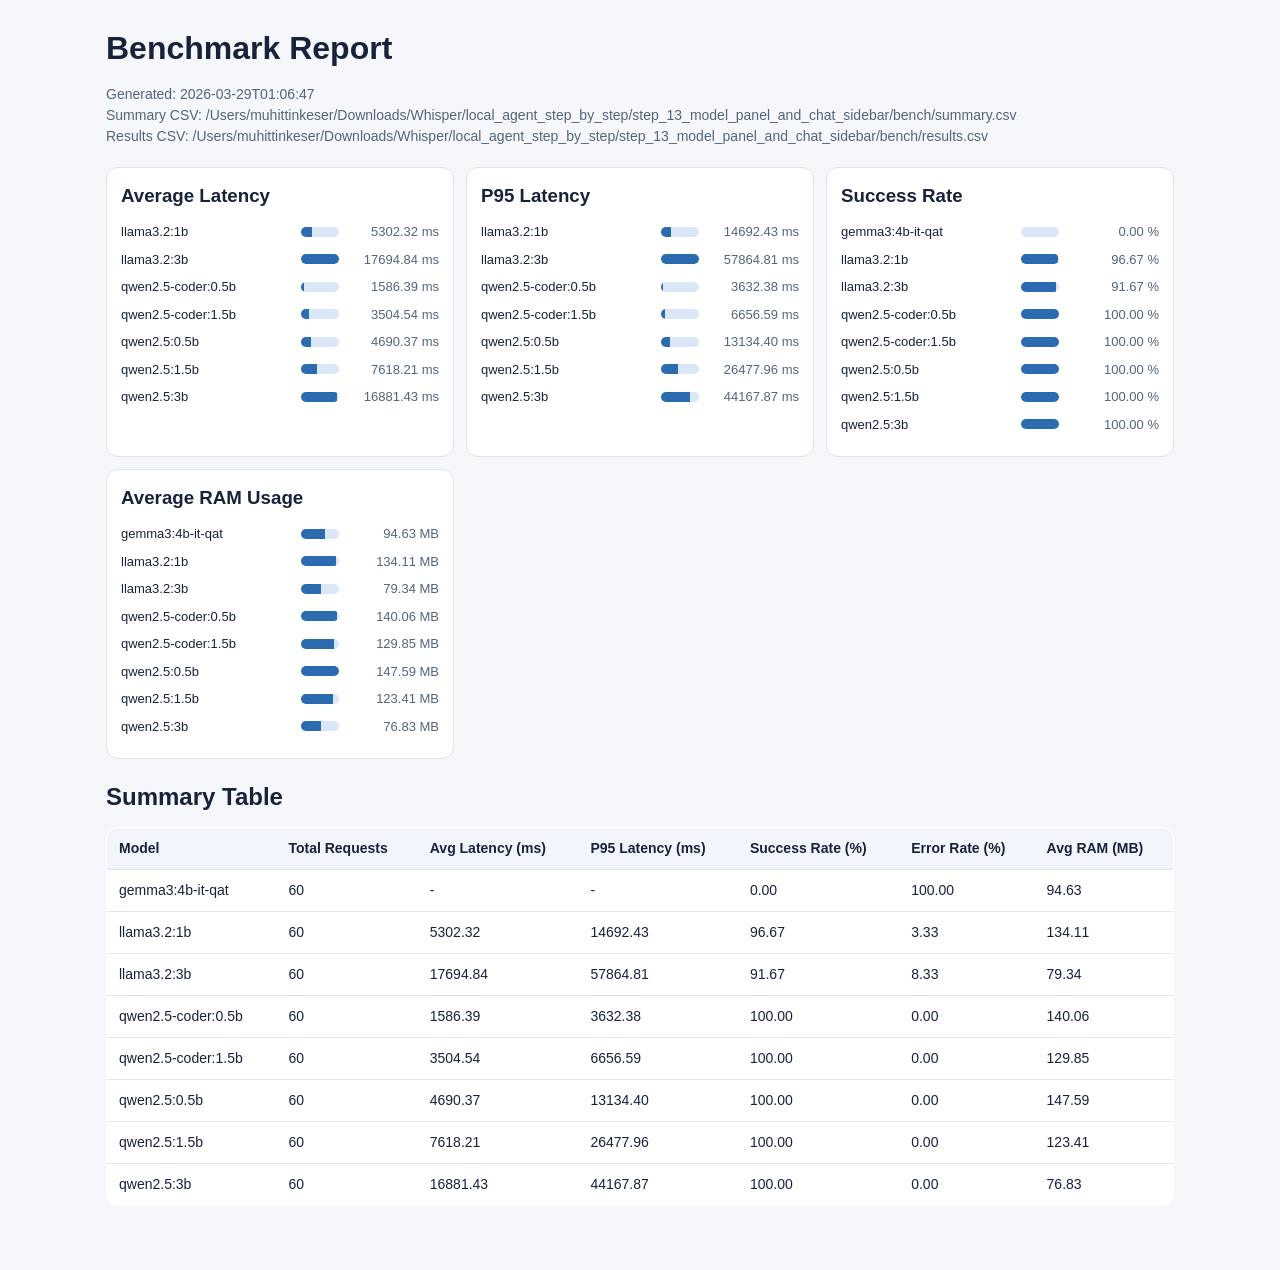
<file: bench/report.html>
<!doctype html>
<html lang="en">
<head>
  <meta charset="utf-8" />
  <meta name="viewport" content="width=device-width, initial-scale=1" />
  <title>Benchmark Report</title>
  <style>
    :root {
      --bg: #f5f7fb;
      --card: #ffffff;
      --text: #17223b;
      --muted: #52657a;
      --bar: #2b6cb0;
      --bar-soft: #d9e7f7;
      --border: #dde5ef;
    }
    * { box-sizing: border-box; }
    body {
      margin: 0;
      background: var(--bg);
      color: var(--text);
      font-family: -apple-system, BlinkMacSystemFont, "Segoe UI", Roboto, sans-serif;
      line-height: 1.5;
    }
    .wrap {
      max-width: 1100px;
      margin: 24px auto;
      padding: 0 16px 40px;
    }
    h1, h2, h3 { margin: 0 0 12px; }
    .meta {
      color: var(--muted);
      font-size: 14px;
      margin-bottom: 20px;
    }
    .metrics {
      display: grid;
      grid-template-columns: repeat(auto-fit, minmax(300px, 1fr));
      gap: 12px;
      margin-bottom: 20px;
    }
    .metric-card {
      background: var(--card);
      border: 1px solid var(--border);
      border-radius: 12px;
      padding: 14px;
    }
    .bar-row {
      display: grid;
      grid-template-columns: 170px 1fr 90px;
      gap: 10px;
      align-items: center;
      margin-bottom: 8px;
      font-size: 13px;
    }
    .track {
      height: 10px;
      border-radius: 999px;
      background: var(--bar-soft);
      overflow: hidden;
    }
    .fill {
      height: 100%;
      background: var(--bar);
    }
    .value {
      text-align: right;
      color: var(--muted);
      font-variant-numeric: tabular-nums;
    }
    .empty {
      color: var(--muted);
      font-size: 13px;
    }
    table {
      width: 100%;
      border-collapse: collapse;
      background: var(--card);
      border: 1px solid var(--border);
      border-radius: 12px;
      overflow: hidden;
    }
    th, td {
      padding: 10px 12px;
      border-bottom: 1px solid var(--border);
      text-align: left;
      font-size: 14px;
      font-variant-numeric: tabular-nums;
    }
    th {
      background: #f2f6fc;
      font-weight: 600;
    }
    tr:last-child td {
      border-bottom: none;
    }
  </style>
</head>
<body>
  <div class="wrap">
    <h1>Benchmark Report</h1>
    <div class="meta">
      <div>Generated: 2026-03-29T01:06:47</div>
      <div>Summary CSV: /Users/muhittinkeser/Downloads/Whisper/local_agent_step_by_step/step_13_model_panel_and_chat_sidebar/bench/summary.csv</div>
      <div>Results CSV: /Users/muhittinkeser/Downloads/Whisper/local_agent_step_by_step/step_13_model_panel_and_chat_sidebar/bench/results.csv</div>
    </div>

    <div class="metrics">
      <section class='metric-card'><h3>Average Latency</h3><div class='bar-row'><div class='label'>llama3.2:1b</div><div class='track'><div class='fill' style='width:29.97%'></div></div><div class='value'>5302.32 ms</div></div><div class='bar-row'><div class='label'>llama3.2:3b</div><div class='track'><div class='fill' style='width:100.00%'></div></div><div class='value'>17694.84 ms</div></div><div class='bar-row'><div class='label'>qwen2.5-coder:0.5b</div><div class='track'><div class='fill' style='width:8.97%'></div></div><div class='value'>1586.39 ms</div></div><div class='bar-row'><div class='label'>qwen2.5-coder:1.5b</div><div class='track'><div class='fill' style='width:19.81%'></div></div><div class='value'>3504.54 ms</div></div><div class='bar-row'><div class='label'>qwen2.5:0.5b</div><div class='track'><div class='fill' style='width:26.51%'></div></div><div class='value'>4690.37 ms</div></div><div class='bar-row'><div class='label'>qwen2.5:1.5b</div><div class='track'><div class='fill' style='width:43.05%'></div></div><div class='value'>7618.21 ms</div></div><div class='bar-row'><div class='label'>qwen2.5:3b</div><div class='track'><div class='fill' style='width:95.40%'></div></div><div class='value'>16881.43 ms</div></div></section>
      <section class='metric-card'><h3>P95 Latency</h3><div class='bar-row'><div class='label'>llama3.2:1b</div><div class='track'><div class='fill' style='width:25.39%'></div></div><div class='value'>14692.43 ms</div></div><div class='bar-row'><div class='label'>llama3.2:3b</div><div class='track'><div class='fill' style='width:100.00%'></div></div><div class='value'>57864.81 ms</div></div><div class='bar-row'><div class='label'>qwen2.5-coder:0.5b</div><div class='track'><div class='fill' style='width:6.28%'></div></div><div class='value'>3632.38 ms</div></div><div class='bar-row'><div class='label'>qwen2.5-coder:1.5b</div><div class='track'><div class='fill' style='width:11.50%'></div></div><div class='value'>6656.59 ms</div></div><div class='bar-row'><div class='label'>qwen2.5:0.5b</div><div class='track'><div class='fill' style='width:22.70%'></div></div><div class='value'>13134.40 ms</div></div><div class='bar-row'><div class='label'>qwen2.5:1.5b</div><div class='track'><div class='fill' style='width:45.76%'></div></div><div class='value'>26477.96 ms</div></div><div class='bar-row'><div class='label'>qwen2.5:3b</div><div class='track'><div class='fill' style='width:76.33%'></div></div><div class='value'>44167.87 ms</div></div></section>
      <section class='metric-card'><h3>Success Rate</h3><div class='bar-row'><div class='label'>gemma3:4b-it-qat</div><div class='track'><div class='fill' style='width:0.00%'></div></div><div class='value'>0.00 %</div></div><div class='bar-row'><div class='label'>llama3.2:1b</div><div class='track'><div class='fill' style='width:96.67%'></div></div><div class='value'>96.67 %</div></div><div class='bar-row'><div class='label'>llama3.2:3b</div><div class='track'><div class='fill' style='width:91.67%'></div></div><div class='value'>91.67 %</div></div><div class='bar-row'><div class='label'>qwen2.5-coder:0.5b</div><div class='track'><div class='fill' style='width:100.00%'></div></div><div class='value'>100.00 %</div></div><div class='bar-row'><div class='label'>qwen2.5-coder:1.5b</div><div class='track'><div class='fill' style='width:100.00%'></div></div><div class='value'>100.00 %</div></div><div class='bar-row'><div class='label'>qwen2.5:0.5b</div><div class='track'><div class='fill' style='width:100.00%'></div></div><div class='value'>100.00 %</div></div><div class='bar-row'><div class='label'>qwen2.5:1.5b</div><div class='track'><div class='fill' style='width:100.00%'></div></div><div class='value'>100.00 %</div></div><div class='bar-row'><div class='label'>qwen2.5:3b</div><div class='track'><div class='fill' style='width:100.00%'></div></div><div class='value'>100.00 %</div></div></section>
      <section class='metric-card'><h3>Average RAM Usage</h3><div class='bar-row'><div class='label'>gemma3:4b-it-qat</div><div class='track'><div class='fill' style='width:64.12%'></div></div><div class='value'>94.63 MB</div></div><div class='bar-row'><div class='label'>llama3.2:1b</div><div class='track'><div class='fill' style='width:90.87%'></div></div><div class='value'>134.11 MB</div></div><div class='bar-row'><div class='label'>llama3.2:3b</div><div class='track'><div class='fill' style='width:53.76%'></div></div><div class='value'>79.34 MB</div></div><div class='bar-row'><div class='label'>qwen2.5-coder:0.5b</div><div class='track'><div class='fill' style='width:94.90%'></div></div><div class='value'>140.06 MB</div></div><div class='bar-row'><div class='label'>qwen2.5-coder:1.5b</div><div class='track'><div class='fill' style='width:87.98%'></div></div><div class='value'>129.85 MB</div></div><div class='bar-row'><div class='label'>qwen2.5:0.5b</div><div class='track'><div class='fill' style='width:100.00%'></div></div><div class='value'>147.59 MB</div></div><div class='bar-row'><div class='label'>qwen2.5:1.5b</div><div class='track'><div class='fill' style='width:83.62%'></div></div><div class='value'>123.41 MB</div></div><div class='bar-row'><div class='label'>qwen2.5:3b</div><div class='track'><div class='fill' style='width:52.06%'></div></div><div class='value'>76.83 MB</div></div></section>
    </div>

    <h2>Summary Table</h2>
    <table>
      <thead>
        <tr>
          <th>Model</th>
          <th>Total Requests</th>
          <th>Avg Latency (ms)</th>
          <th>P95 Latency (ms)</th>
          <th>Success Rate (%)</th>
          <th>Error Rate (%)</th>
          <th>Avg RAM (MB)</th>
        </tr>
      </thead>
      <tbody>
        <tr><td>gemma3:4b-it-qat</td><td>60</td><td>-</td><td>-</td><td>0.00</td><td>100.00</td><td>94.63</td></tr><tr><td>llama3.2:1b</td><td>60</td><td>5302.32</td><td>14692.43</td><td>96.67</td><td>3.33</td><td>134.11</td></tr><tr><td>llama3.2:3b</td><td>60</td><td>17694.84</td><td>57864.81</td><td>91.67</td><td>8.33</td><td>79.34</td></tr><tr><td>qwen2.5-coder:0.5b</td><td>60</td><td>1586.39</td><td>3632.38</td><td>100.00</td><td>0.00</td><td>140.06</td></tr><tr><td>qwen2.5-coder:1.5b</td><td>60</td><td>3504.54</td><td>6656.59</td><td>100.00</td><td>0.00</td><td>129.85</td></tr><tr><td>qwen2.5:0.5b</td><td>60</td><td>4690.37</td><td>13134.40</td><td>100.00</td><td>0.00</td><td>147.59</td></tr><tr><td>qwen2.5:1.5b</td><td>60</td><td>7618.21</td><td>26477.96</td><td>100.00</td><td>0.00</td><td>123.41</td></tr><tr><td>qwen2.5:3b</td><td>60</td><td>16881.43</td><td>44167.87</td><td>100.00</td><td>0.00</td><td>76.83</td></tr>
      </tbody>
    </table>
  </div>
</body>
</html>
</file>
